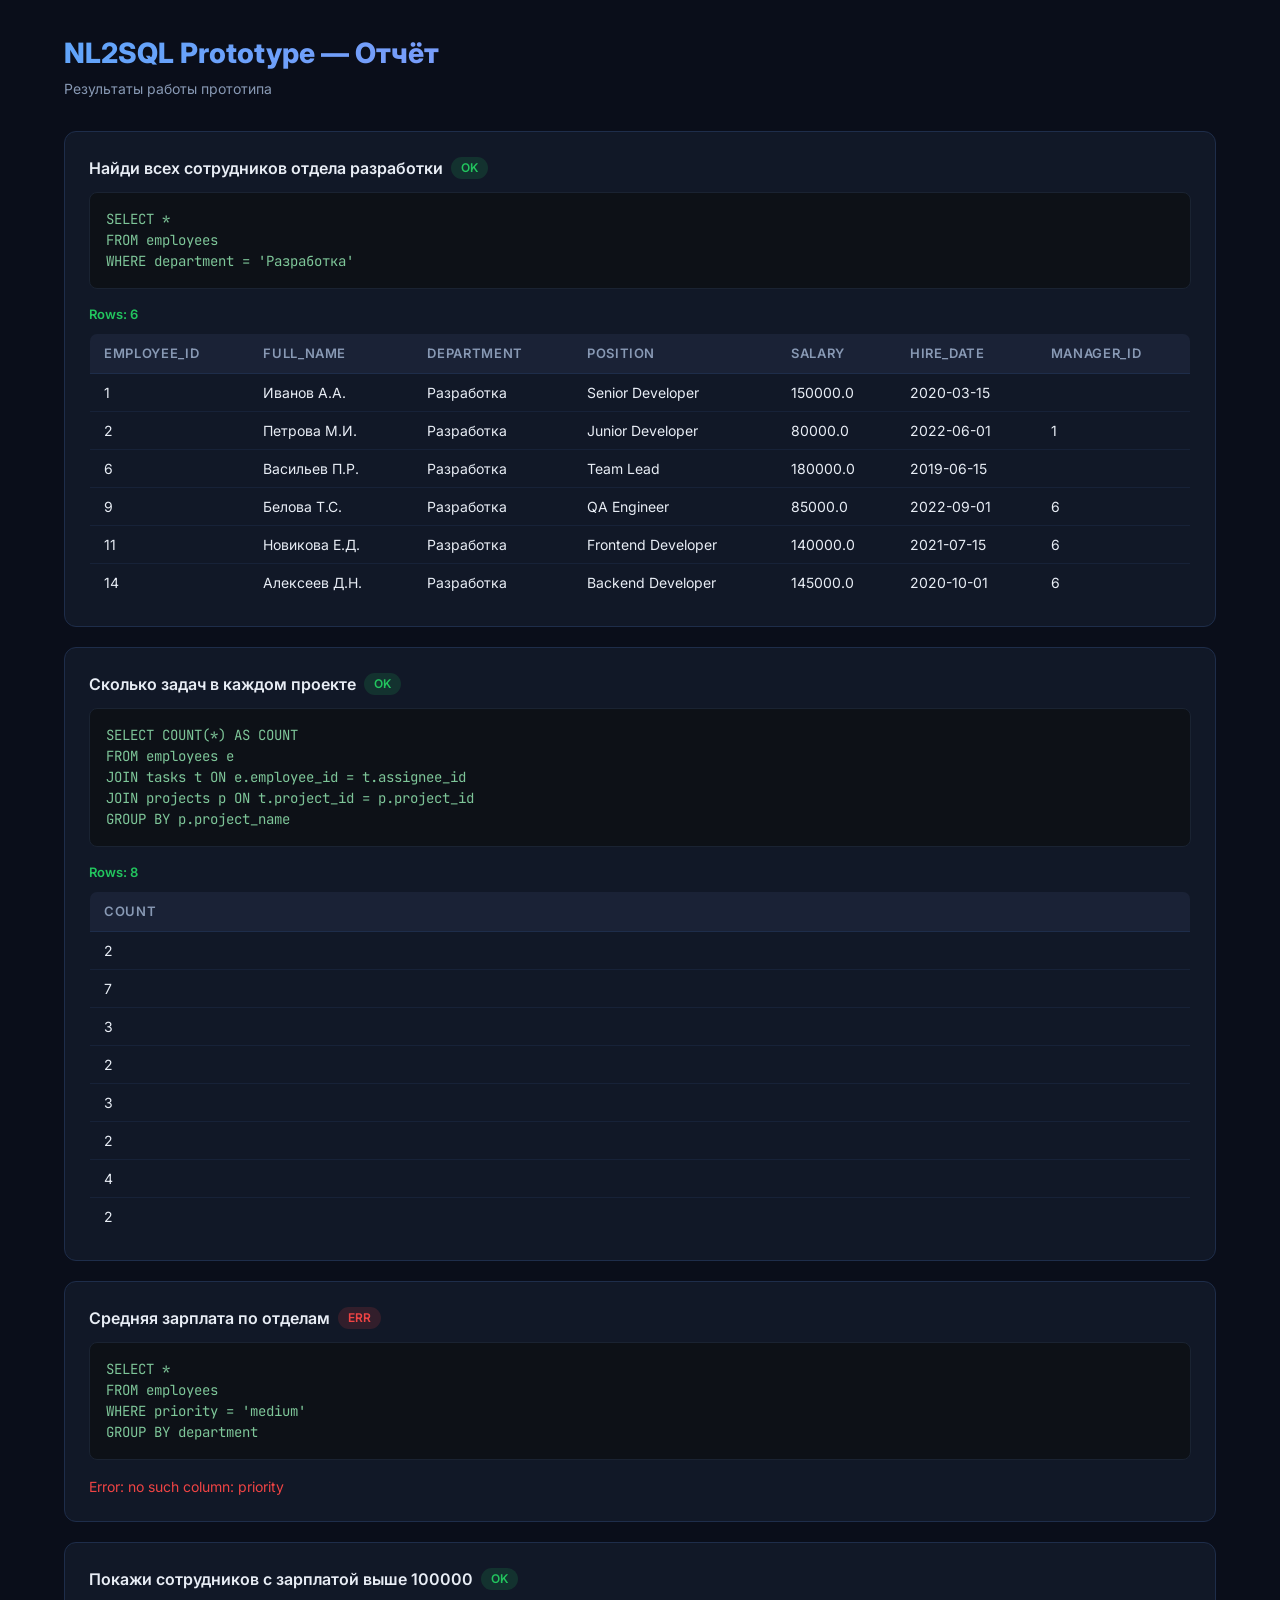
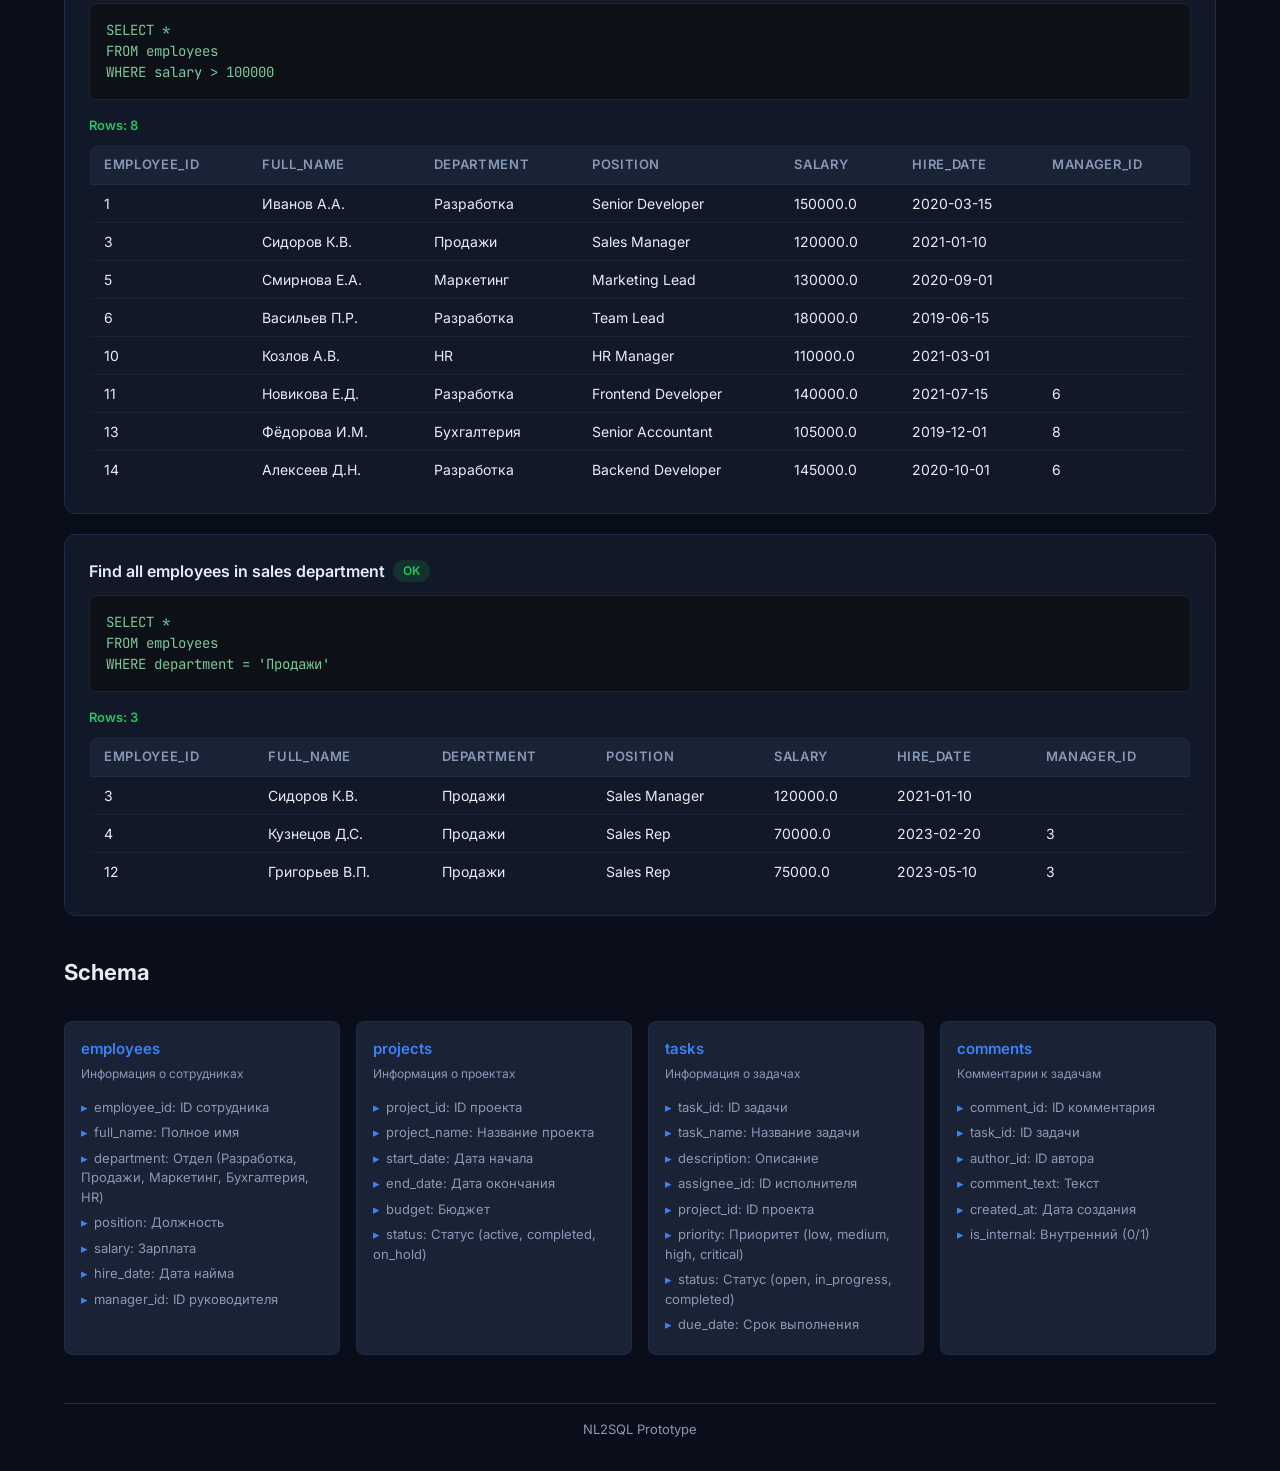
<file: prototype/website/report.html>
<!DOCTYPE html><html lang="ru"><head><meta charset="UTF-8"><meta name="viewport" content="width=device-width,initial-scale=1.0"><title>NL2SQL Отчёт</title><link href="https://fonts.googleapis.com/css2?family=Inter:wght@400;500;600;700;800&family=JetBrains+Mono:wght@400;500&display=swap" rel="stylesheet"><style>*{margin:0;padding:0;box-sizing:border-box}body{font-family:Inter,sans-serif;background:#0a0e1a;color:#e8edf5;padding:32px 24px;max-width:1200px;margin:0 auto;line-height:1.5}h1{font-size:28px;font-weight:800;background:linear-gradient(135deg,#60a5fa,#a78bfa);-webkit-background-clip:text;-webkit-text-fill-color:transparent;margin-bottom:4px}.subtitle{color:#8899b4;font-size:14px;margin-bottom:32px}.card{background:#111827;border:1px solid #1e2d4a;border-radius:12px;padding:24px;margin-bottom:20px}.card h3{font-size:16px;font-weight:600;margin-bottom:12px;display:flex;align-items:center;gap:8px}.badge{display:inline-block;padding:2px 10px;border-radius:12px;font-size:12px;font-weight:600}.badge-ok{background:rgba(34,197,94,0.15);color:#22c55e}.badge-err{background:rgba(239,68,68,0.15);color:#ef4444}.sql{background:#0d1117;border:1px solid #1a2332;border-radius:8px;padding:16px;font-family:"JetBrains Mono",monospace;font-size:14px;color:#7ec699;overflow-x:auto;margin-bottom:16px;white-space:pre-wrap}table{width:100%;border-collapse:collapse;font-size:14px;border:1px solid #1e2d4a;border-radius:8px;overflow:hidden}th{background:#1a2236;padding:10px 14px;text-align:left;font-weight:600;font-size:13px;color:#8899b4;text-transform:uppercase;letter-spacing:.05em;border-bottom:1px solid #1e2d4a}td{padding:8px 14px;border-bottom:1px solid rgba(30,45,74,0.5)}tr:hover td{background:rgba(59,130,246,0.03)}.schema-grid{display:grid;grid-template-columns:repeat(auto-fit,minmax(240px,1fr));gap:16px;margin-top:32px}.schema-table{background:#1a2236;border:1px solid #1e2d4a;border-radius:8px;padding:16px}.schema-table h3{font-size:15px;font-weight:600;margin-bottom:4px;color:#3b82f6}.schema-table .desc{font-size:12px;color:#8899b4;margin-bottom:12px}.schema-table li{font-size:13px;padding:3px 0;color:#8899b4;list-style:none}.schema-table li::before{content:"▸";color:#3b82f6;margin-right:6px}.row-count{color:#22c55e;font-weight:600;font-size:13px;margin-bottom:8px}.footer{margin-top:48px;padding-top:16px;border-top:1px solid #1e2d4a;color:#8899b4;font-size:13px;text-align:center}</style></head><body><h1>NL2SQL Prototype — Отчёт</h1><p class="subtitle">Результаты работы прототипа</p><div class="card"><h3>Найди всех сотрудников отдела разработки <span class="badge badge-ok">OK</span></h3><div class="sql">SELECT *
FROM employees
WHERE department = 'Разработка'</div><div class="row-count">Rows: 6</div><table class='result-table'><thead><tr><th>employee_id</th><th>full_name</th><th>department</th><th>position</th><th>salary</th><th>hire_date</th><th>manager_id</th></tr></thead><tbody><tr><td>1</td><td>Иванов А.А.</td><td>Разработка</td><td>Senior Developer</td><td>150000.0</td><td>2020-03-15</td><td></td></tr><tr><td>2</td><td>Петрова М.И.</td><td>Разработка</td><td>Junior Developer</td><td>80000.0</td><td>2022-06-01</td><td>1</td></tr><tr><td>6</td><td>Васильев П.Р.</td><td>Разработка</td><td>Team Lead</td><td>180000.0</td><td>2019-06-15</td><td></td></tr><tr><td>9</td><td>Белова Т.С.</td><td>Разработка</td><td>QA Engineer</td><td>85000.0</td><td>2022-09-01</td><td>6</td></tr><tr><td>11</td><td>Новикова Е.Д.</td><td>Разработка</td><td>Frontend Developer</td><td>140000.0</td><td>2021-07-15</td><td>6</td></tr><tr><td>14</td><td>Алексеев Д.Н.</td><td>Разработка</td><td>Backend Developer</td><td>145000.0</td><td>2020-10-01</td><td>6</td></tr></tbody></table></div><div class="card"><h3>Сколько задач в каждом проекте <span class="badge badge-ok">OK</span></h3><div class="sql">SELECT COUNT(*) AS COUNT
FROM employees e
JOIN tasks t ON e.employee_id = t.assignee_id
JOIN projects p ON t.project_id = p.project_id
GROUP BY p.project_name</div><div class="row-count">Rows: 8</div><table class='result-table'><thead><tr><th>COUNT</th></tr></thead><tbody><tr><td>2</td></tr><tr><td>7</td></tr><tr><td>3</td></tr><tr><td>2</td></tr><tr><td>3</td></tr><tr><td>2</td></tr><tr><td>4</td></tr><tr><td>2</td></tr></tbody></table></div><div class="card"><h3>Средняя зарплата по отделам <span class="badge badge-err">ERR</span></h3><div class="sql">SELECT *
FROM employees
WHERE priority = 'medium'
GROUP BY department</div><div style="color:#ef4444;font-size:14px">Error: no such column: priority</div></div><div class="card"><h3>Покажи сотрудников с зарплатой выше 100000 <span class="badge badge-ok">OK</span></h3><div class="sql">SELECT *
FROM employees
WHERE salary > 100000</div><div class="row-count">Rows: 8</div><table class='result-table'><thead><tr><th>employee_id</th><th>full_name</th><th>department</th><th>position</th><th>salary</th><th>hire_date</th><th>manager_id</th></tr></thead><tbody><tr><td>1</td><td>Иванов А.А.</td><td>Разработка</td><td>Senior Developer</td><td>150000.0</td><td>2020-03-15</td><td></td></tr><tr><td>3</td><td>Сидоров К.В.</td><td>Продажи</td><td>Sales Manager</td><td>120000.0</td><td>2021-01-10</td><td></td></tr><tr><td>5</td><td>Смирнова Е.А.</td><td>Маркетинг</td><td>Marketing Lead</td><td>130000.0</td><td>2020-09-01</td><td></td></tr><tr><td>6</td><td>Васильев П.Р.</td><td>Разработка</td><td>Team Lead</td><td>180000.0</td><td>2019-06-15</td><td></td></tr><tr><td>10</td><td>Козлов А.В.</td><td>HR</td><td>HR Manager</td><td>110000.0</td><td>2021-03-01</td><td></td></tr><tr><td>11</td><td>Новикова Е.Д.</td><td>Разработка</td><td>Frontend Developer</td><td>140000.0</td><td>2021-07-15</td><td>6</td></tr><tr><td>13</td><td>Фёдорова И.М.</td><td>Бухгалтерия</td><td>Senior Accountant</td><td>105000.0</td><td>2019-12-01</td><td>8</td></tr><tr><td>14</td><td>Алексеев Д.Н.</td><td>Разработка</td><td>Backend Developer</td><td>145000.0</td><td>2020-10-01</td><td>6</td></tr></tbody></table></div><div class="card"><h3>Find all employees in sales department <span class="badge badge-ok">OK</span></h3><div class="sql">SELECT *
FROM employees
WHERE department = 'Продажи'</div><div class="row-count">Rows: 3</div><table class='result-table'><thead><tr><th>employee_id</th><th>full_name</th><th>department</th><th>position</th><th>salary</th><th>hire_date</th><th>manager_id</th></tr></thead><tbody><tr><td>3</td><td>Сидоров К.В.</td><td>Продажи</td><td>Sales Manager</td><td>120000.0</td><td>2021-01-10</td><td></td></tr><tr><td>4</td><td>Кузнецов Д.С.</td><td>Продажи</td><td>Sales Rep</td><td>70000.0</td><td>2023-02-20</td><td>3</td></tr><tr><td>12</td><td>Григорьев В.П.</td><td>Продажи</td><td>Sales Rep</td><td>75000.0</td><td>2023-05-10</td><td>3</td></tr></tbody></table></div><h2 style="margin-top:40px;font-size:22px;font-weight:700">Schema</h2><div class="schema-grid"><div class="schema-table"><h3>employees</h3><div class="desc">Информация о сотрудниках</div><ul><li>employee_id: ID сотрудника</li><li>full_name: Полное имя</li><li>department: Отдел (Разработка, Продажи, Маркетинг, Бухгалтерия, HR)</li><li>position: Должность</li><li>salary: Зарплата</li><li>hire_date: Дата найма</li><li>manager_id: ID руководителя</li></ul></div><div class="schema-table"><h3>projects</h3><div class="desc">Информация о проектах</div><ul><li>project_id: ID проекта</li><li>project_name: Название проекта</li><li>start_date: Дата начала</li><li>end_date: Дата окончания</li><li>budget: Бюджет</li><li>status: Статус (active, completed, on_hold)</li></ul></div><div class="schema-table"><h3>tasks</h3><div class="desc">Информация о задачах</div><ul><li>task_id: ID задачи</li><li>task_name: Название задачи</li><li>description: Описание</li><li>assignee_id: ID исполнителя</li><li>project_id: ID проекта</li><li>priority: Приоритет (low, medium, high, critical)</li><li>status: Статус (open, in_progress, completed)</li><li>due_date: Срок выполнения</li></ul></div><div class="schema-table"><h3>comments</h3><div class="desc">Комментарии к задачам</div><ul><li>comment_id: ID комментария</li><li>task_id: ID задачи</li><li>author_id: ID автора</li><li>comment_text: Текст</li><li>created_at: Дата создания</li><li>is_internal: Внутренний (0/1)</li></ul></div></div><div class="footer">NL2SQL Prototype</div></body></html>
</file>
